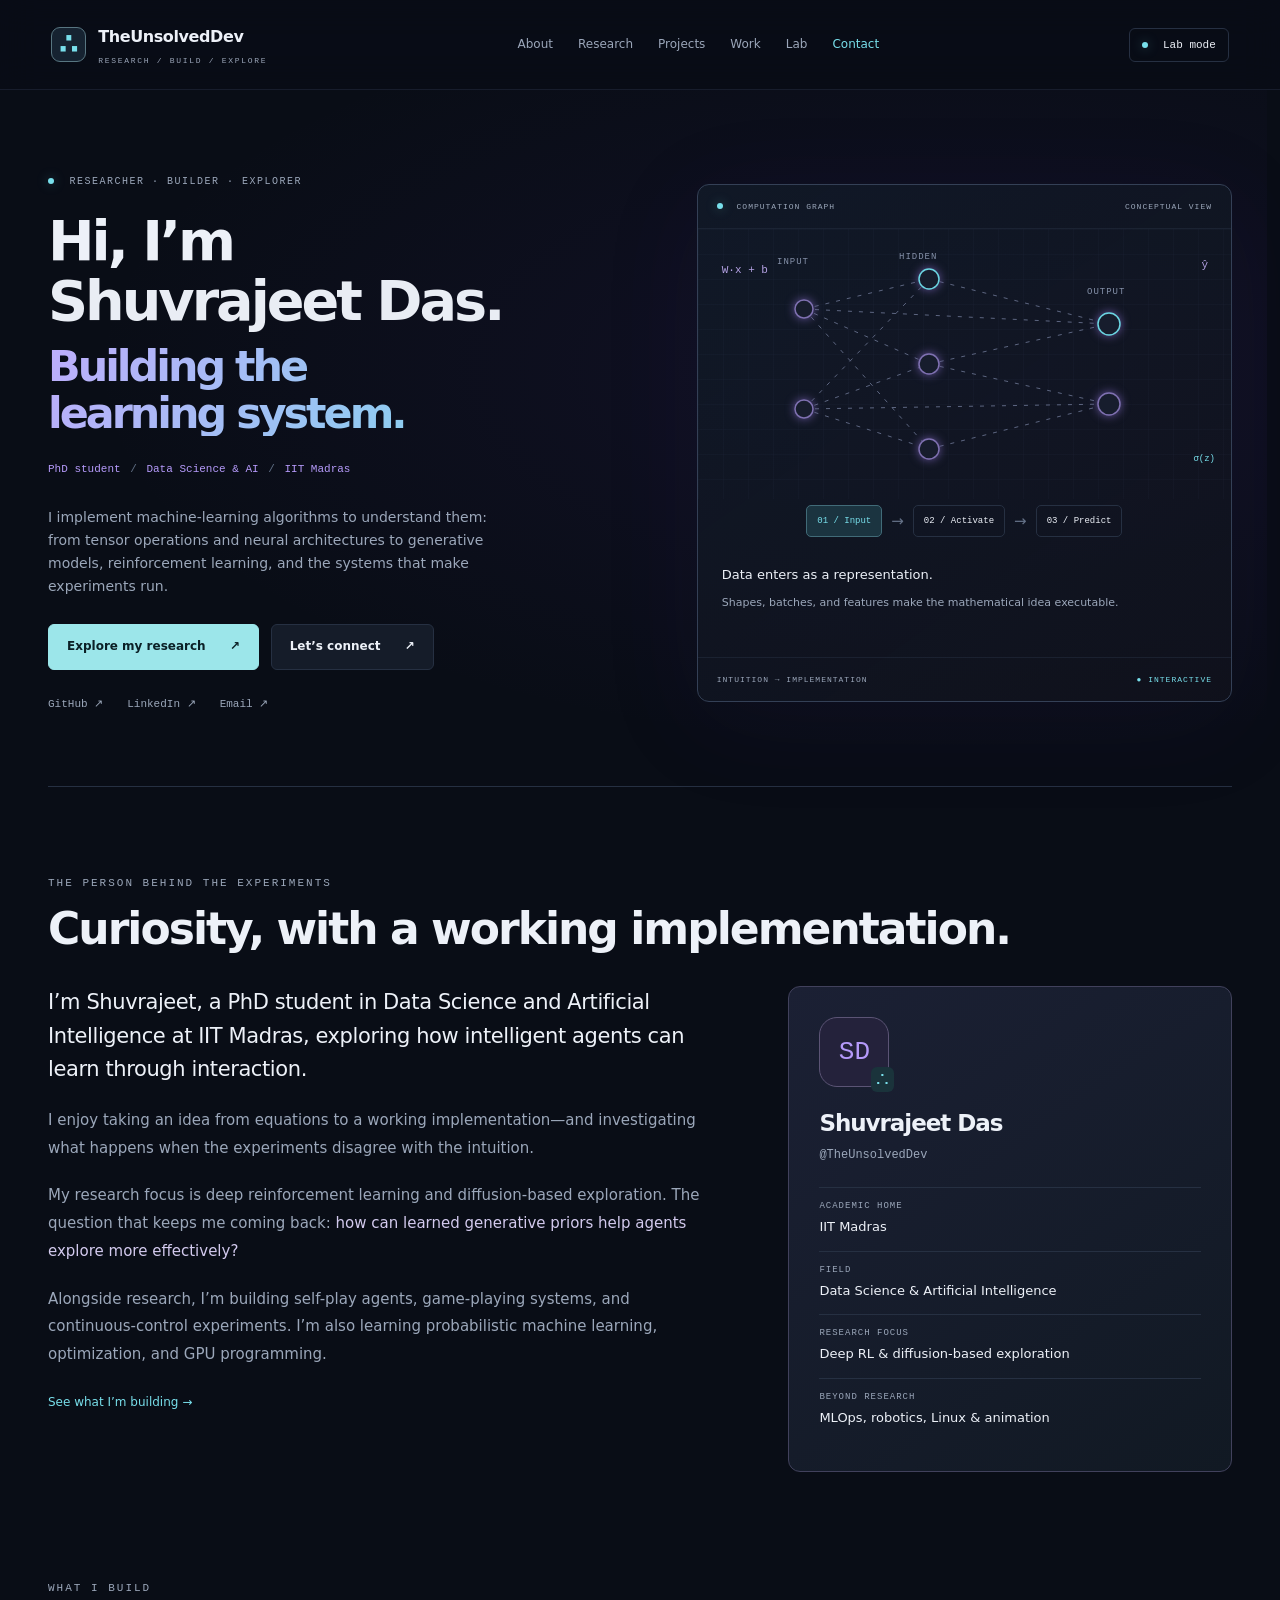
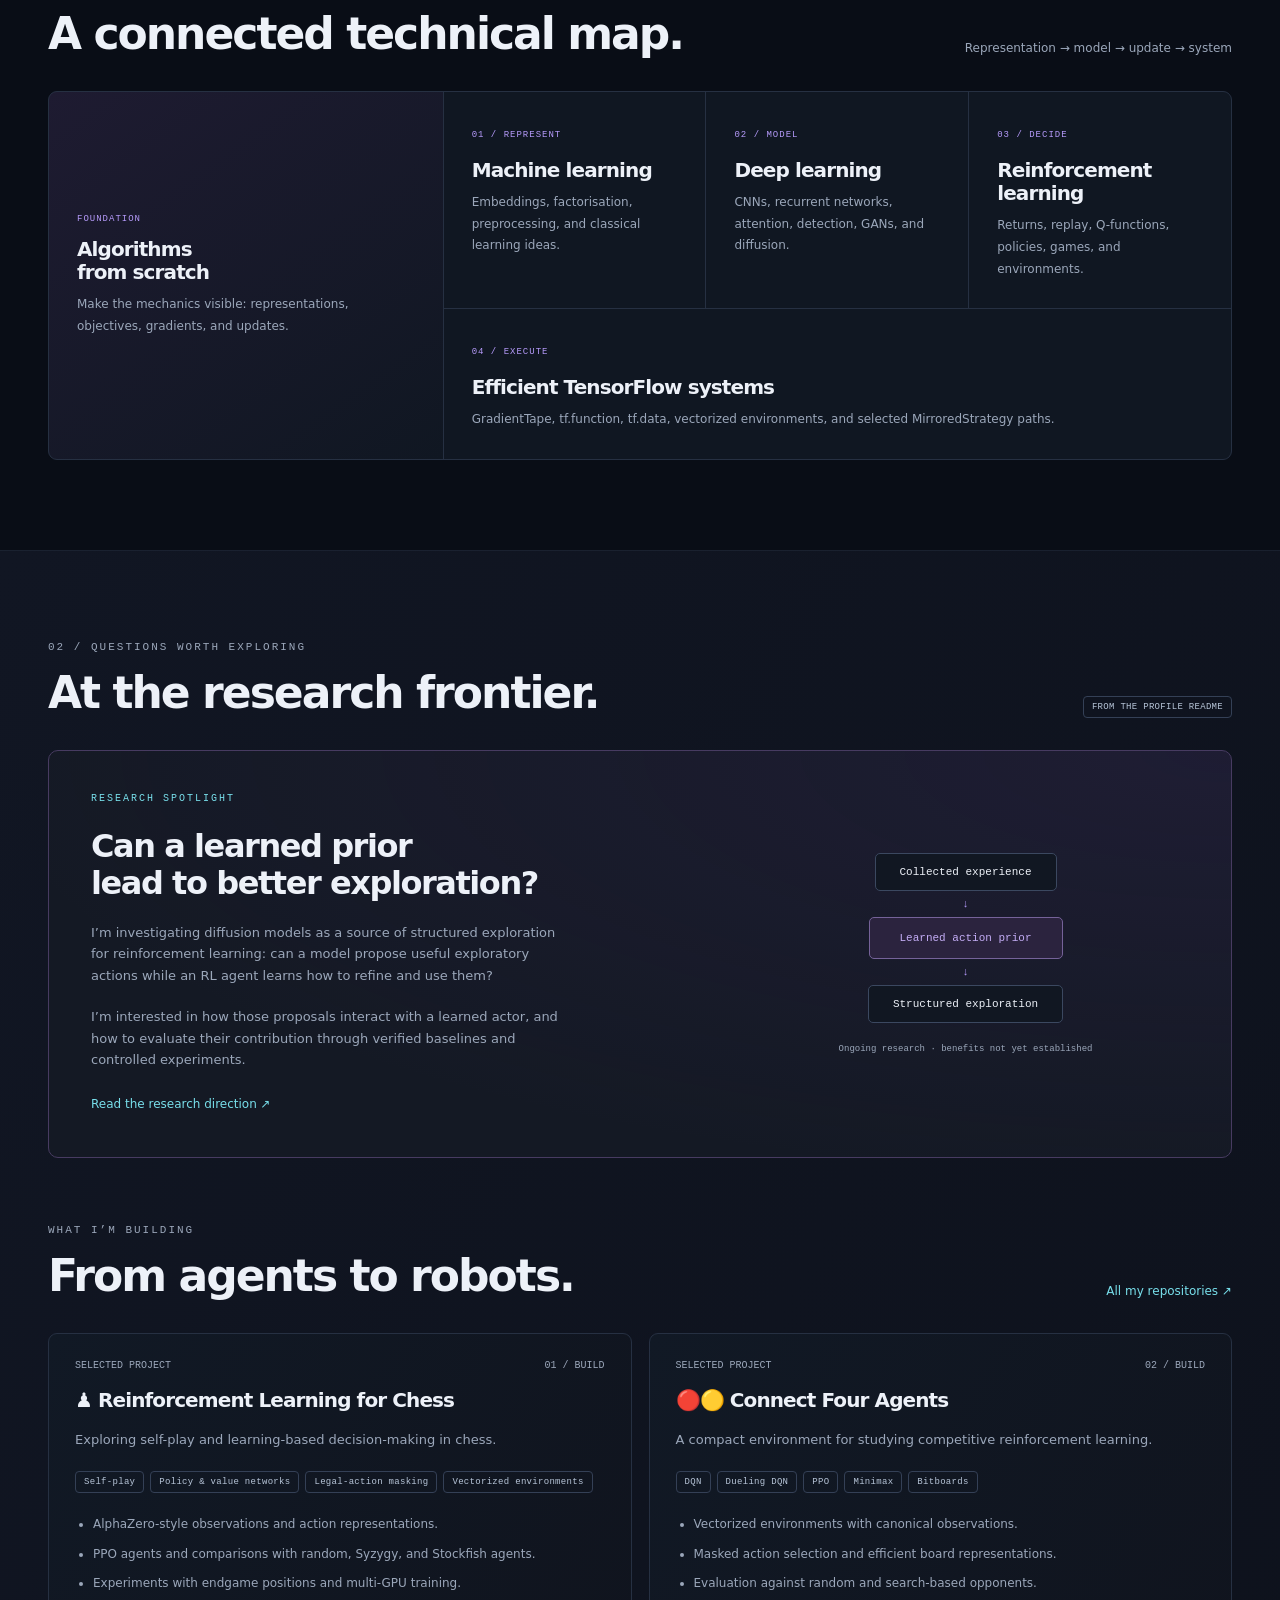
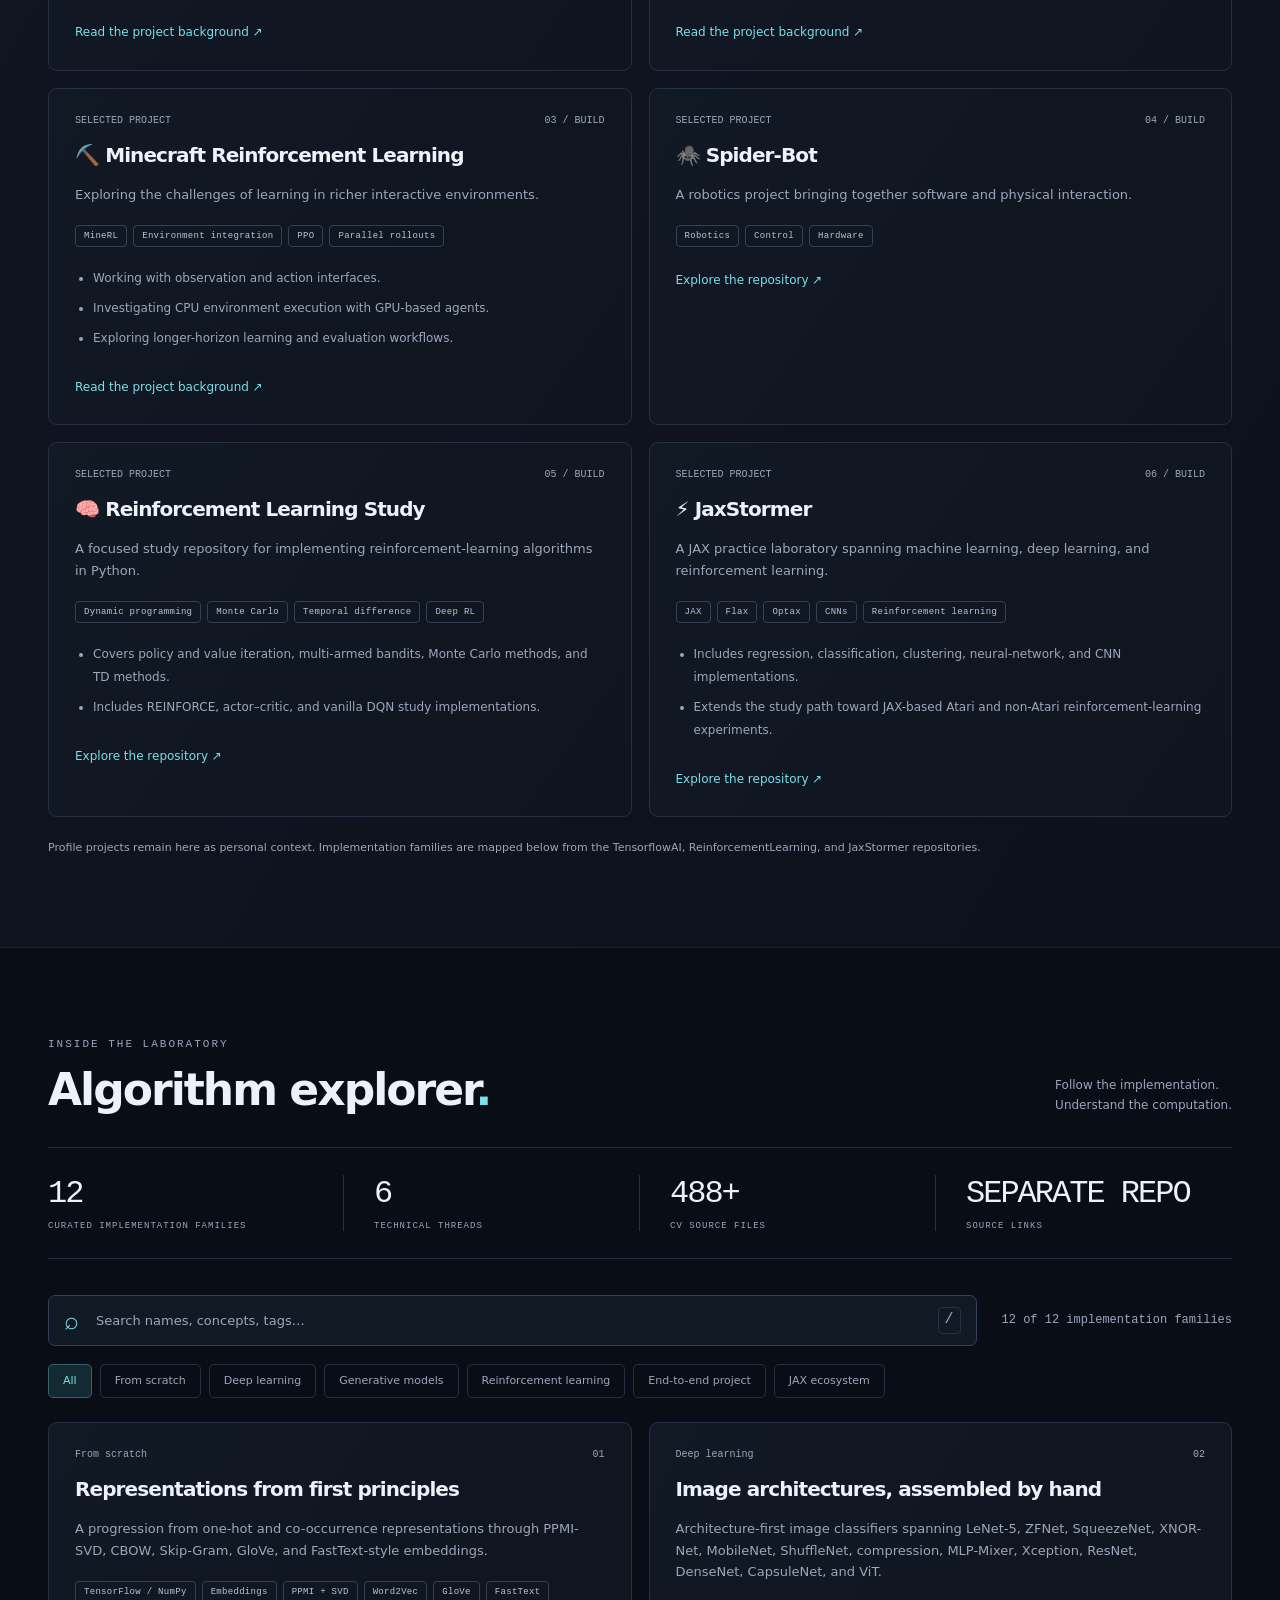
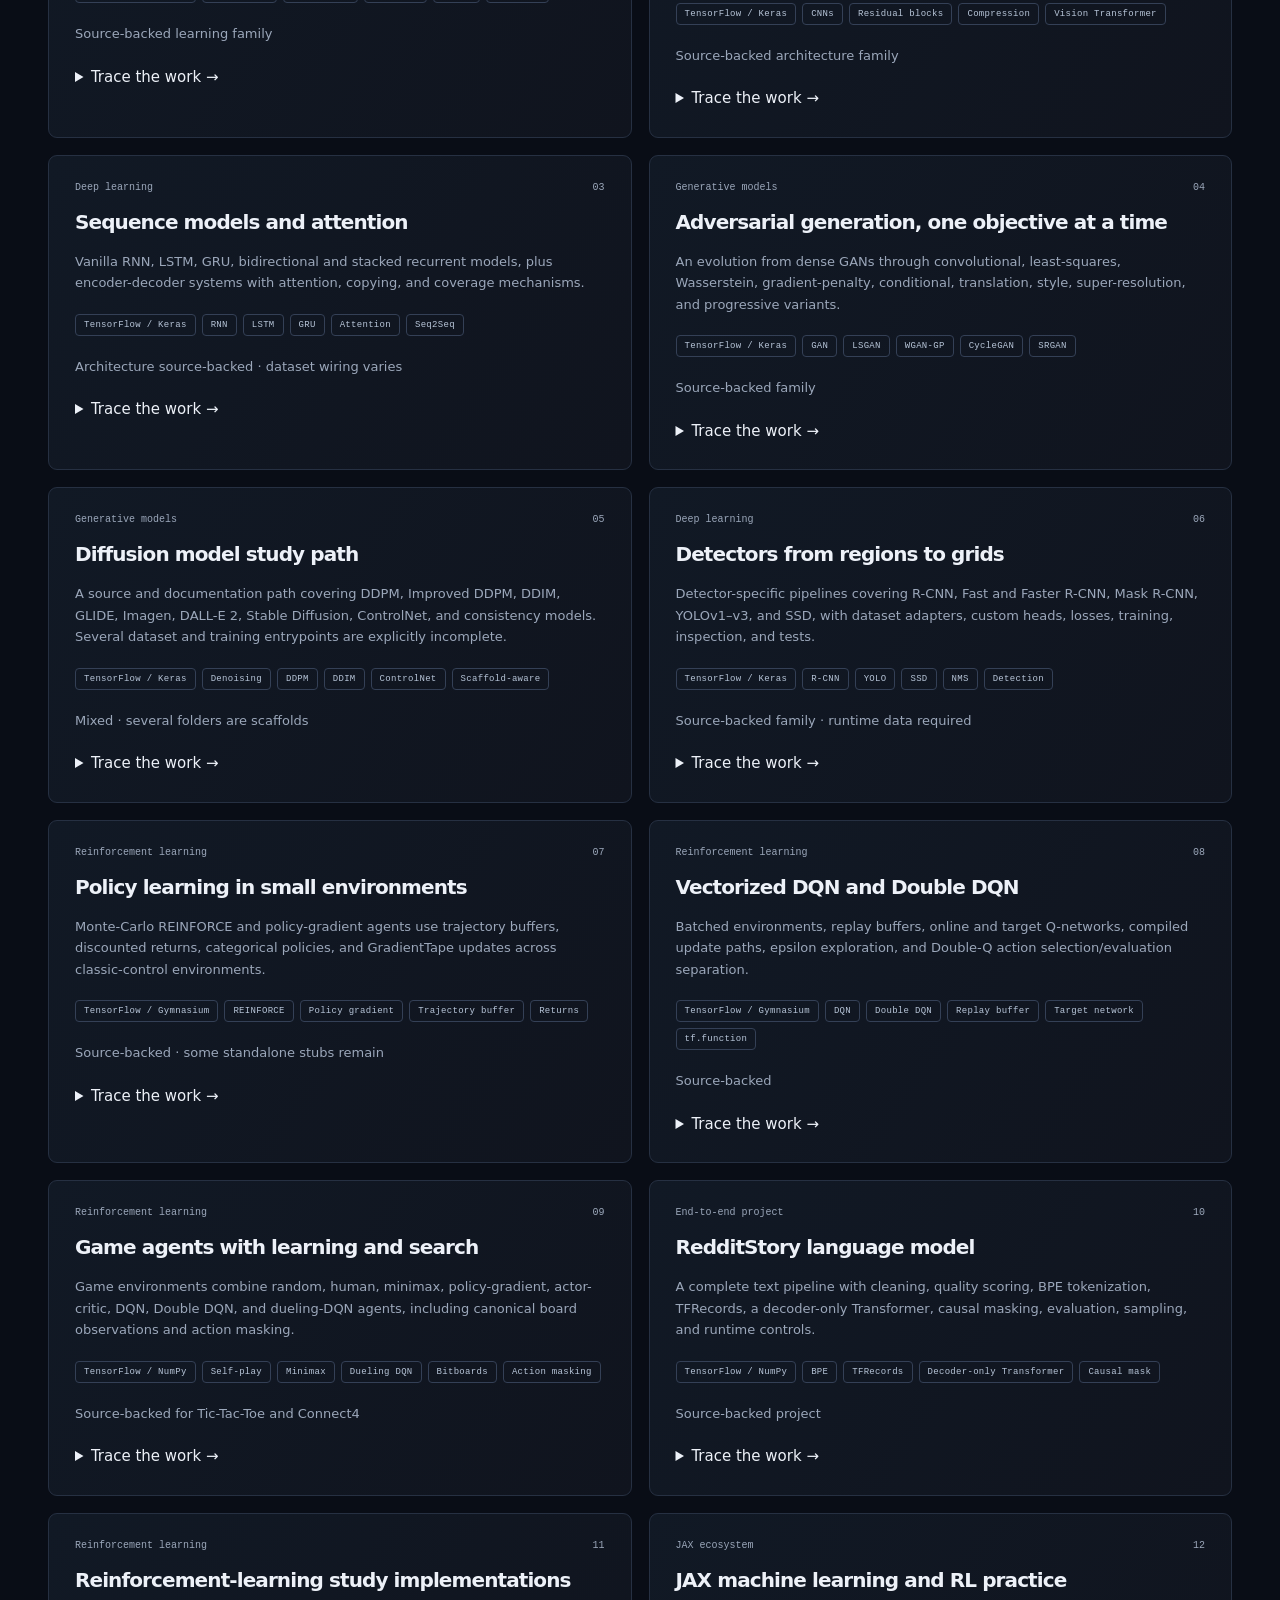
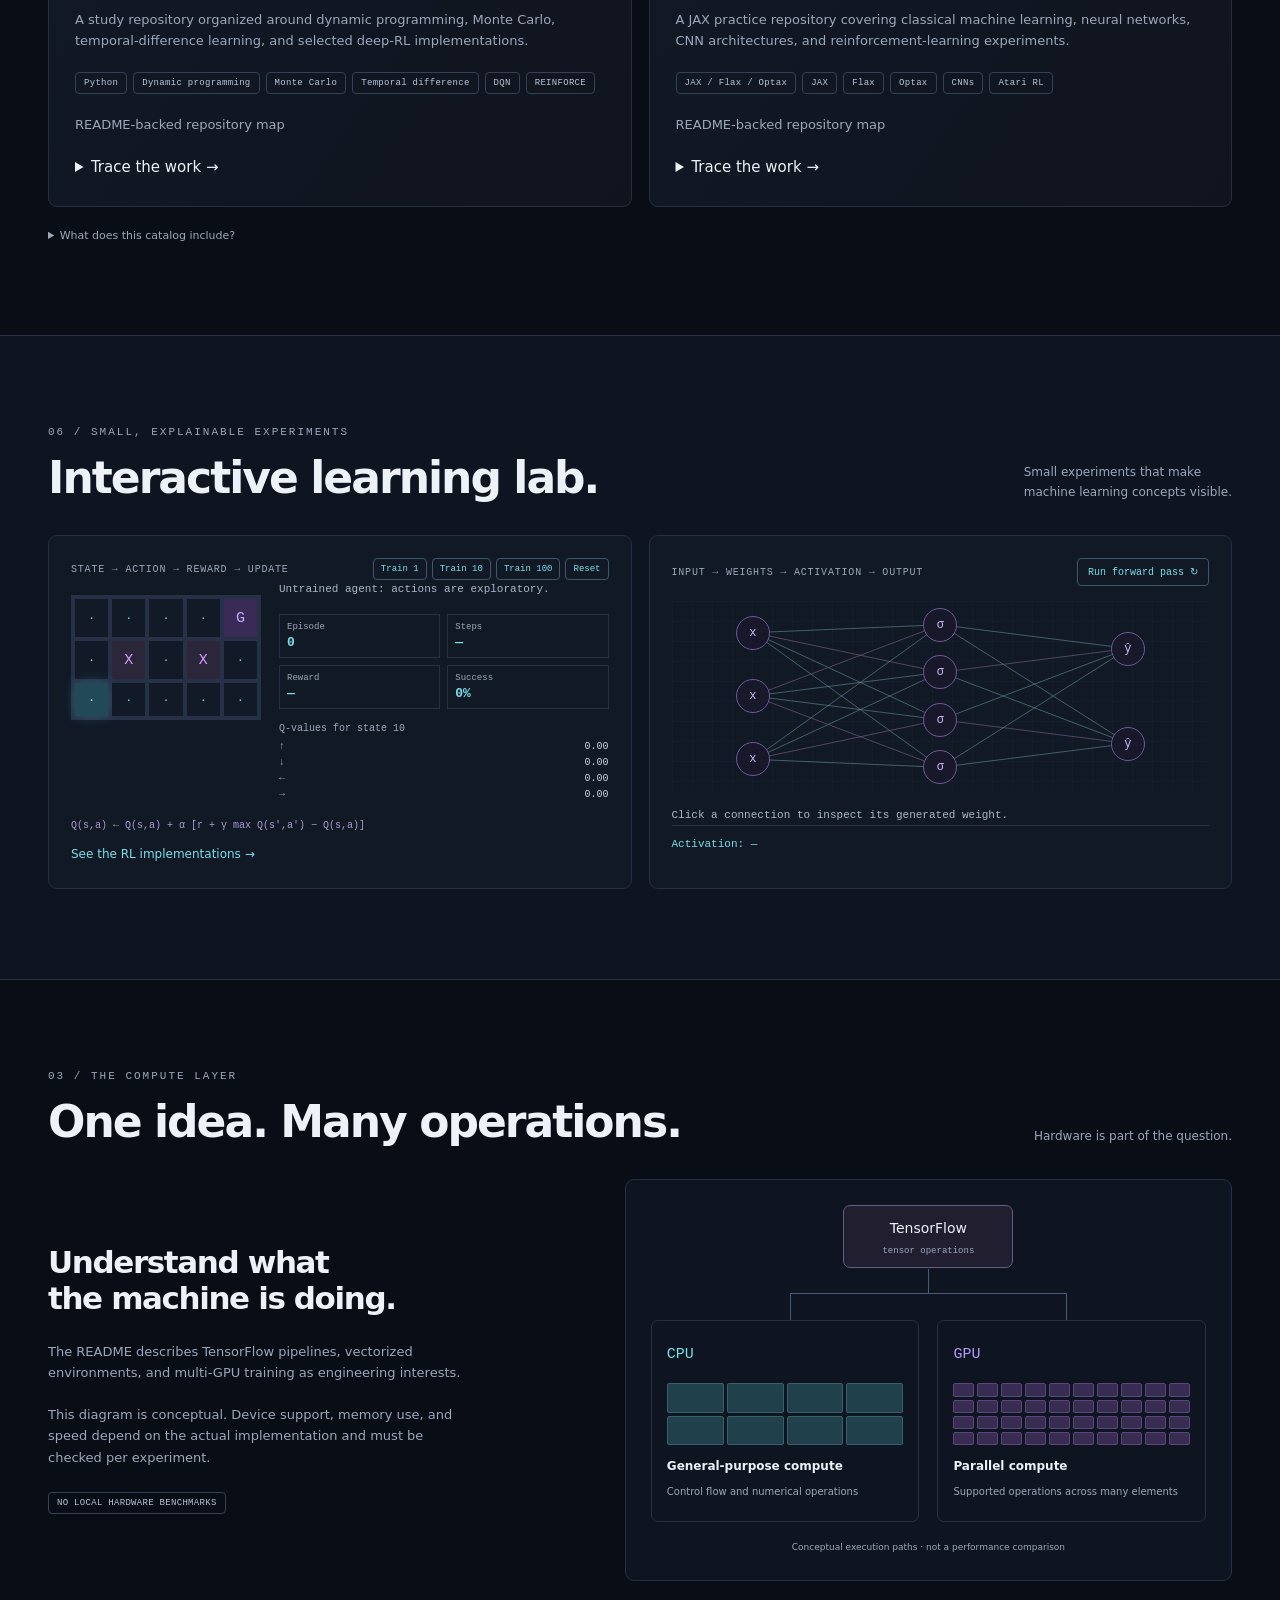
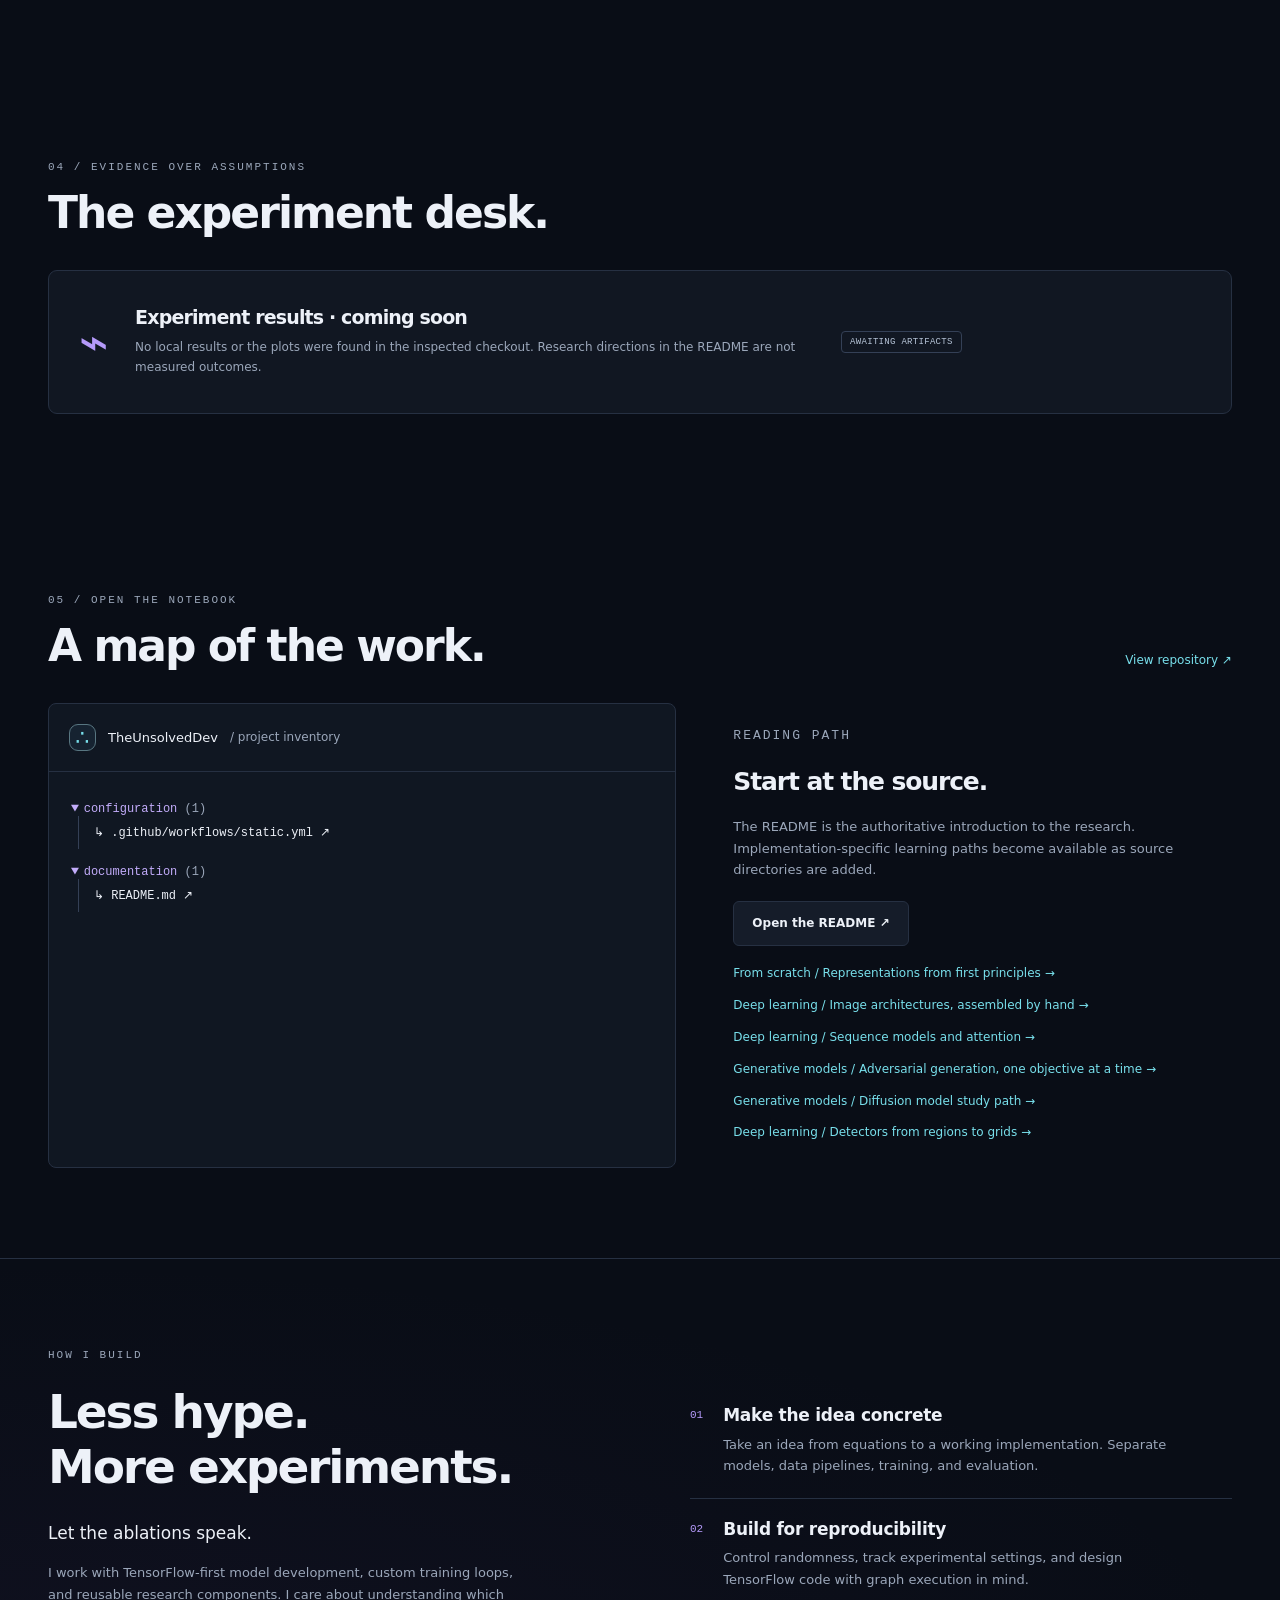
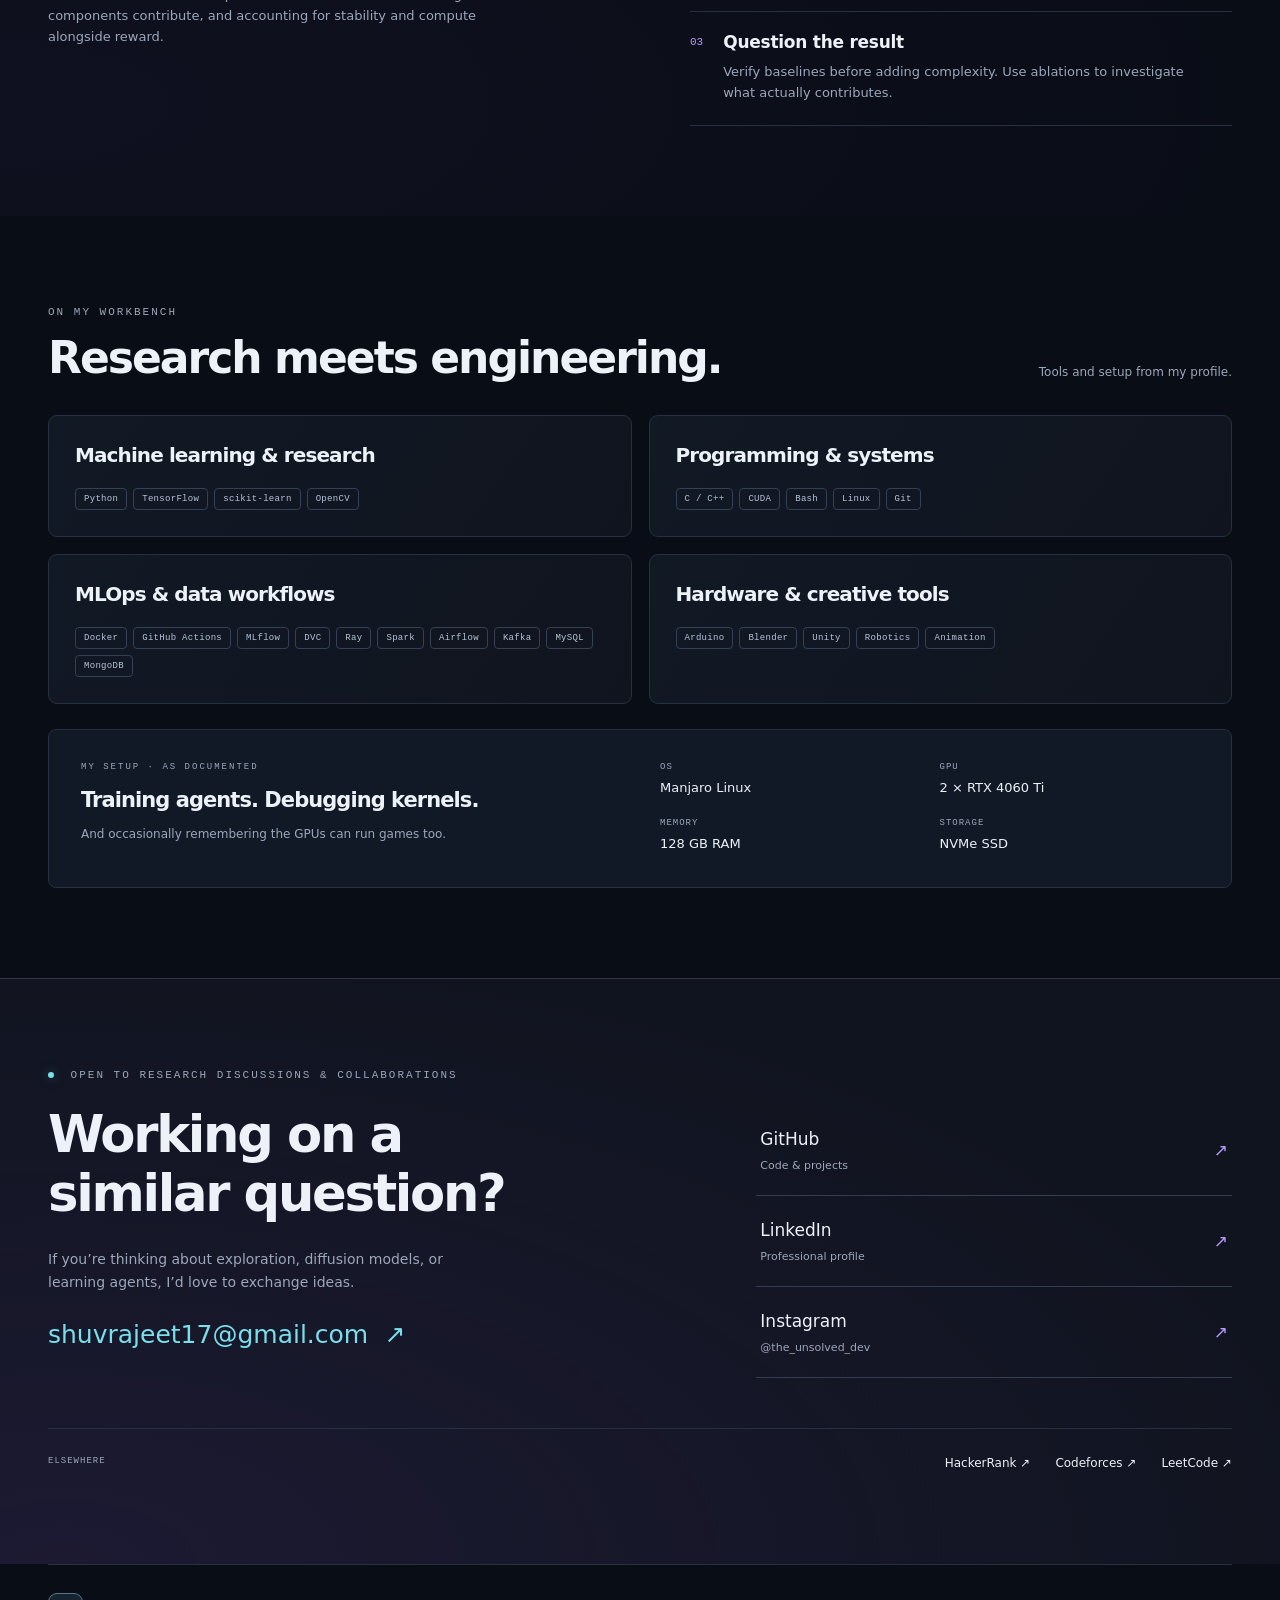
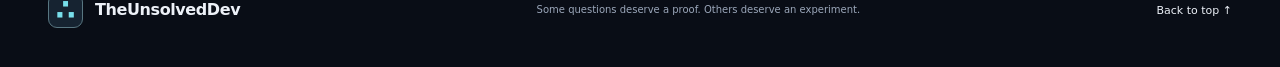
<file: website/index.html>
<!doctype html>
<html lang="en">
<head>
  <meta charset="utf-8"><meta name="viewport" content="width=device-width, initial-scale=1">
  <meta name="description" content="Shuvrajeet Das — PhD student in Data Science and AI at IIT Madras. Exploring reinforcement learning, diffusion models, intelligent agents, and efficient learning systems.">
  <meta name="theme-color" content="#090d16"><title>Shuvrajeet Das — Research, Build, Explore</title>
  <link rel="icon" href="assets/mark.svg" type="image/svg+xml"><link rel="stylesheet" href="css/style.css"><link rel="stylesheet" href="css/personal.css">
  <script src="js/main.js" defer></script>
</head>
<body id="top">
<a class="skip" href="#main">Skip to content</a>
<header class="site-header"><a class="brand" href="index.html"><span class="brand-mark">∴</span><span>TheUnsolvedDev<span class="brand-sub">RESEARCH / BUILD / EXPLORE</span></span></a>
  <button class="menu-toggle" aria-controls="navigation" aria-expanded="false">Menu <span>☰</span></button>
  <nav id="navigation" aria-label="Main navigation"><a href="#about">About</a><a href="#research">Research</a><a href="#projects">Projects</a><a href="#explorer">Work</a><a href="#lab">Lab</a><a href="#contact">Contact</a></nav>
  <button class="lab-toggle" aria-pressed="false"><span class="dot"></span> Lab mode</button>
</header>
<main id="main">
<section class="hero shell" aria-labelledby="hero-title">
  <div class="hero-copy"><p class="eyebrow"><span class="dot"></span> RESEARCHER · BUILDER · EXPLORER</p>
    <h1 id="hero-title">Hi, I’m<br><span class="outline">Shuvrajeet Das.</span><span class="gradient-text">Building the<br>learning system.</span></h1>
    <p class="hero-role">PhD student <span> / </span> Data Science & AI <span> / </span> IIT Madras</p>
    <p class="hero-description">I implement machine-learning algorithms to understand them: from tensor operations and neural architectures to generative models, reinforcement learning, and the systems that make experiments run.</p>
    <div class="actions"><a class="button primary" href="#research">Explore my research <span>↗</span></a><a class="button secondary" href="#contact">Let’s connect <span>↗</span></a></div>
    <div class="hero-socials" aria-label="Personal profiles"><a href="https://github.com/TheUnsolvedDev">GitHub ↗</a><a href="https://linkedin.com/in/shuvrajeet-das-786408185">LinkedIn ↗</a><a href="mailto:shuvrajeet17@gmail.com">Email ↗</a></div>
  </div>
  <div class="tensor-panel" aria-label="Interactive neural computation graph">
    <div class="panel-top"><span><span class="dot"></span> COMPUTATION GRAPH</span><span>CONCEPTUAL VIEW</span></div>
    <div class="tensor-scene neural-scene" aria-hidden="true"><svg viewBox="0 0 430 270" role="presentation"><g class="network-edges"><path d="M55 80L180 50M55 80L180 135M55 80L180 220M55 180L180 50M55 180L180 135M55 180L180 220M180 50L360 95M180 135L360 95M180 135L360 175M180 220L360 175"/><path d="M55 80L360 95M55 180L360 175"/></g><g class="network-nodes"><circle cx="55" cy="80" r="9"/><circle cx="55" cy="180" r="9"/><circle cx="180" cy="50" r="10"/><circle cx="180" cy="135" r="10"/><circle cx="180" cy="220" r="10"/><circle cx="360" cy="95" r="11"/><circle cx="360" cy="175" r="11"/></g><g class="network-labels"><text x="28" y="35">INPUT</text><text x="150" y="30">HIDDEN</text><text x="338" y="65">OUTPUT</text></g></svg><span class="annotation a-one">W·x + b</span><span class="annotation a-two">σ(z)</span><span class="annotation a-three">ŷ</span></div>
    <div class="flow-controls" aria-label="Explore neural computation stages"><button class="selected" aria-pressed="true" data-stage="0">01 / Input</button><span>→</span><button aria-pressed="false" data-stage="1">02 / Activate</button><span>→</span><button aria-pressed="false" data-stage="2">03 / Predict</button></div>
    <div class="stage-caption" aria-live="polite"><span id="stage-name">Data enters as a representation.</span><p id="stage-description">Shapes, batches, and features make the mathematical idea executable.</p></div>
    <div class="panel-bottom"><span>INTUITION → IMPLEMENTATION</span><span class="cyan">● INTERACTIVE</span></div>
  </div>
</section>
<section class="section shell personal-about" id="about" aria-labelledby="about-title"><div class="section-heading"><div><p class="eyebrow">THE PERSON BEHIND THE EXPERIMENTS</p><h2 id="about-title">Curiosity, with a working implementation.</h2></div></div><div class="bio-layout"><div class="bio-copy"><p class="lead">I’m Shuvrajeet, a PhD student in Data Science and Artificial Intelligence at IIT Madras, exploring how intelligent agents can learn through interaction.</p><p>I enjoy taking an idea from equations to a working implementation—and investigating what happens when the experiments disagree with the intuition.</p><p>My research focus is deep reinforcement learning and diffusion-based exploration. The question that keeps me coming back: <strong>how can learned generative priors help agents explore more effectively?</strong></p><p>Alongside research, I’m building self-play agents, game-playing systems, and continuous-control experiments. I’m also learning probabilistic machine learning, optimization, and GPU programming.</p><a class="text-link" href="#projects">See what I’m building →</a></div><aside class="personal-card" aria-label="Profile at a glance"><div class="monogram" aria-hidden="true">SD<span>∴</span></div><h3>Shuvrajeet Das</h3><p class="mono small">@TheUnsolvedDev</p><dl><div><dt>Academic home</dt><dd>IIT Madras</dd></div><div><dt>Field</dt><dd>Data Science & Artificial Intelligence</dd></div><div><dt>Research focus</dt><dd>Deep RL & diffusion-based exploration</dd></div><div><dt>Beyond research</dt><dd>MLOps, robotics, Linux & animation</dd></div></dl></aside></div></section>
<section class="section shell interests" aria-labelledby="interests-title"><div class="section-heading"><div><p class="eyebrow">WHAT I BUILD</p><h2 id="interests-title">A connected technical map.</h2></div><p>Representation → model → update → system</p></div><div class="technical-map"><article class="map-root"><span class="map-kicker">FOUNDATION</span><h3>Algorithms<br>from scratch</h3><p>Make the mechanics visible: representations, objectives, gradients, and updates.</p></article><div class="map-branch"><article><span>01 / REPRESENT</span><h3>Machine learning</h3><p>Embeddings, factorisation, preprocessing, and classical learning ideas.</p></article><article><span>02 / MODEL</span><h3>Deep learning</h3><p>CNNs, recurrent networks, attention, detection, GANs, and diffusion.</p></article><article><span>03 / DECIDE</span><h3>Reinforcement learning</h3><p>Returns, replay, Q-functions, policies, games, and environments.</p></article></div><article class="map-foot"><span>04 / EXECUTE</span><h3>Efficient TensorFlow systems</h3><p>GradientTape, tf.function, tf.data, vectorized environments, and selected MirroredStrategy paths.</p></article></div></section>
<section class="section research-section" id="research"><div class="shell"><div class="section-heading"><div><p class="eyebrow">02 / QUESTIONS WORTH EXPLORING</p><h2>At the research frontier.</h2></div><span class="pill">FROM THE PROFILE README</span></div>
  <article class="spotlight"><div><p class="eyebrow cyan">RESEARCH SPOTLIGHT</p><h3>Can a learned prior<br>lead to better exploration?</h3><p>I’m investigating diffusion models as a source of structured exploration for reinforcement learning: can a model propose useful exploratory actions while an RL agent learns how to refine and use them?</p><p>I’m interested in how those proposals interact with a learned actor, and how to evaluate their contribution through verified baselines and controlled experiments.</p><a class="text-link" href="https://github.com/TheUnsolvedDev/TheUnsolvedDev#-research-spotlight--diffusion-as-an-exploration-prior">Read the research direction ↗</a></div><div class="prior-visual" aria-label="Conceptual flow: experience, action prior, exploration"><span>Collected experience</span><i>↓</i><strong>Learned action prior</strong><i>↓</i><span>Structured exploration</span><small>Ongoing research · benefits not yet established</small></div></article>
  <section class="projects-block" id="projects" aria-labelledby="projects-title"><div class="section-heading"><div><p class="eyebrow">WHAT I’M BUILDING</p><h2 id="projects-title">From agents to robots.</h2></div><a class="text-link" href="https://github.com/TheUnsolvedDev?tab=repositories">All my repositories ↗</a></div><div id="research-grid" class="card-grid"></div><p class="section-note">Profile projects remain here as personal context. Implementation families are mapped below from the TensorflowAI, ReinforcementLearning, and JaxStormer repositories.</p></section>
</div></section>
<section class="section shell" id="explorer"><div class="section-heading"><div><p class="eyebrow">INSIDE THE LABORATORY</p><h2>Algorithm explorer<span class="cyan">.</span></h2></div><p>Follow the implementation.<br>Understand the computation.</p></div>
  <div class="stats" id="stats" aria-label="Repository statistics"><p>Reading repository inventory…</p></div>
  <div class="explorer-toolbar"><label class="search"><span aria-hidden="true">⌕</span><input id="search" type="search" placeholder="Search names, concepts, tags…" aria-label="Search algorithms"><kbd>/</kbd></label><span class="small mono" id="result-count" role="status">Loading…</span></div>
  <div class="filters" id="filters" aria-label="Filter by category"></div><div id="algorithm-grid" class="card-grid"></div>
  <details class="inventory-note"><summary>What does this catalog include?</summary><p id="methodology"></p><p>Research projects mentioned in my profile are shown separately above. They are not counted as local implementations.</p></details>
</section>
<section class="section lab-section" id="lab" aria-labelledby="lab-title"><div class="shell"><div class="section-heading"><div><p class="eyebrow">06 / SMALL, EXPLAINABLE EXPERIMENTS</p><h2 id="lab-title">Interactive learning lab.</h2></div><p>Small experiments that make<br>machine learning concepts visible.</p></div><div class="lab-grid"><article class="lab-card"><div class="lab-card-head"><span>STATE → ACTION → REWARD → UPDATE</span><div class="lab-actions"><button class="lab-run" data-lab="train1">Train 1</button><button class="lab-run" data-lab="train10">Train 10</button><button class="lab-run" data-lab="train100">Train 100</button><button class="lab-run" data-lab="reset-rl">Reset</button></div></div><div class="q-layout"><div class="q-grid" id="q-grid" aria-label="Q-learning grid world"></div><div class="q-info"><p class="lab-status" id="rl-status" aria-live="polite">Untrained agent: actions are exploratory.</p><div class="q-metrics"><span>Episode <b id="rl-episode">0</b></span><span>Steps <b id="rl-steps">—</b></span><span>Reward <b id="rl-reward">—</b></span><span>Success <b id="rl-success">0%</b></span></div><div class="q-table" id="q-table"><span>Q-values for the current state</span></div></div></div><p class="lab-formula">Q(s,a) ← Q(s,a) + α [r + γ max Q(s′,a′) − Q(s,a)]</p><a class="text-link" href="https://github.com/TheUnsolvedDev/TensorflowAI/tree/main/ReinforcementLearning">See the RL implementations →</a></article><article class="lab-card"><div class="lab-card-head"><span>INPUT → WEIGHTS → ACTIVATION → OUTPUT</span><button class="lab-run" data-lab="network">Run forward pass ↻</button></div><div class="mini-network" id="mini-network" aria-label="Interactive three-layer neural network"><div class="network-layer inputs"></div><div class="network-layer hidden"></div><div class="network-layer outputs"></div><div class="network-edges" id="network-edges"></div></div><p class="lab-status" id="network-status" aria-live="polite">Click a connection to inspect its generated weight.</p><div class="activation-readout" id="activation-readout">Activation: —</div></article></div></div></section>
<section class="section shell" id="hardware"><div class="section-heading"><div><p class="eyebrow">03 / THE COMPUTE LAYER</p><h2>One idea. Many operations.</h2></div><p>Hardware is part of the question.</p></div>
  <div class="hardware-layout"><div class="hardware-copy"><h3>Understand what<br>the machine is doing.</h3><p>The README describes TensorFlow pipelines, vectorized environments, and multi-GPU training as engineering interests.</p><p>This diagram is conceptual. Device support, memory use, and speed depend on the actual implementation and must be checked per experiment.</p><span class="pill">NO LOCAL HARDWARE BENCHMARKS</span></div><div class="hardware-diagram"><div class="tf-node">TensorFlow <span>tensor operations</span></div><div class="branch-line"></div><div class="device-grid"><div class="device"><span class="mono cyan">CPU</span><div class="cores cpu-cores" aria-hidden="true"></div><h4>General-purpose compute</h4><p>Control flow and numerical operations</p></div><div class="device"><span class="mono purple">GPU</span><div class="cores gpu-cores" aria-hidden="true"></div><h4>Parallel compute</h4><p>Supported operations across many elements</p></div></div><p class="small centered">Conceptual execution paths · not a performance comparison</p></div></div>
</section>
<section class="section shell" id="experiments"><div class="section-heading"><div><p class="eyebrow">04 / EVIDENCE OVER ASSUMPTIONS</p><h2>The experiment desk.</h2></div></div><div class="experiment-empty"><span class="experiment-icon" aria-hidden="true">⌁</span><div><h3>Experiment results · coming soon</h3><p>No local results or the plots were found in the inspected checkout. Research directions in the README are not measured outcomes.</p></div><span class="pill">AWAITING ARTIFACTS</span></div><div id="artifact-list"></div></section>
<section class="section shell" id="repository"><div class="section-heading"><div><p class="eyebrow">05 / OPEN THE NOTEBOOK</p><h2>A map of the work.</h2></div><a class="text-link" href="https://github.com/TheUnsolvedDev/TheUnsolvedDev">View repository ↗</a></div><div class="repository-layout"><div class="repo-map"><div class="repo-root"><span class="brand-mark">∴</span> TheUnsolvedDev <span class="small">/ project inventory</span></div><div id="repo-tree"></div></div><div class="learning-path"><p class="eyebrow">READING PATH</p><h3>Start at the source.</h3><p>The README is the authoritative introduction to the research. Implementation-specific learning paths become available as source directories are added.</p><a class="button secondary" href="https://github.com/TheUnsolvedDev/TheUnsolvedDev/blob/main/README.md">Open the README ↗</a><div id="learning-links"></div></div></div></section>
<section class="section about-section" id="approach"><div class="shell"><p class="eyebrow">HOW I BUILD</p><div class="about-layout"><div><h2>Less hype.<br>More experiments.</h2><p class="about-person">Let the ablations speak.</p><p>I work with TensorFlow-first model development, custom training loops, and reusable research components. I care about understanding which components contribute, and accounting for stability and compute alongside reward.</p></div><div class="principles"><article><span>01</span><div><h3>Make the idea concrete</h3><p>Take an idea from equations to a working implementation. Separate models, data pipelines, training, and evaluation.</p></div></article><article><span>02</span><div><h3>Build for reproducibility</h3><p>Control randomness, track experimental settings, and design TensorFlow code with graph execution in mind.</p></div></article><article><span>03</span><div><h3>Question the result</h3><p>Verify baselines before adding complexity. Use ablations to investigate what actually contributes.</p></div></article></div></div></div></section>
<section class="section shell" id="toolkit"><div class="section-heading"><div><p class="eyebrow">ON MY WORKBENCH</p><h2>Research meets engineering.</h2></div><p>Tools and setup from my profile.</p></div><div class="toolkit-grid"><article class="card"><h3>Machine learning & research</h3><div class="tags"><span class="tag">Python</span><span class="tag">TensorFlow</span><span class="tag">scikit-learn</span><span class="tag">OpenCV</span></div></article><article class="card"><h3>Programming & systems</h3><div class="tags"><span class="tag">C / C++</span><span class="tag">CUDA</span><span class="tag">Bash</span><span class="tag">Linux</span><span class="tag">Git</span></div></article><article class="card"><h3>MLOps & data workflows</h3><div class="tags"><span class="tag">Docker</span><span class="tag">GitHub Actions</span><span class="tag">MLflow</span><span class="tag">DVC</span><span class="tag">Ray</span><span class="tag">Spark</span><span class="tag">Airflow</span><span class="tag">Kafka</span><span class="tag">MySQL</span><span class="tag">MongoDB</span></div></article><article class="card"><h3>Hardware & creative tools</h3><div class="tags"><span class="tag">Arduino</span><span class="tag">Blender</span><span class="tag">Unity</span><span class="tag">Robotics</span><span class="tag">Animation</span></div></article></div><div class="setup-strip"><div><p class="eyebrow">MY SETUP · AS DOCUMENTED</p><h3>Training agents. Debugging kernels.</h3><p>And occasionally remembering the GPUs can run games too.</p></div><dl><div><dt>OS</dt><dd>Manjaro Linux</dd></div><div><dt>GPU</dt><dd>2 × RTX 4060 Ti</dd></div><div><dt>Memory</dt><dd>128 GB RAM</dd></div><div><dt>Storage</dt><dd>NVMe SSD</dd></div></dl></div></section>
<section class="section contact-section" id="contact"><div class="shell"><p class="eyebrow"><span class="dot"></span> OPEN TO RESEARCH DISCUSSIONS & COLLABORATIONS</p><div class="contact-layout"><div><h2>Working on a<br>similar question?</h2><p>If you’re thinking about exploration, diffusion models, or learning agents, I’d love to exchange ideas.</p><a class="contact-email" href="mailto:shuvrajeet17@gmail.com">shuvrajeet17@gmail.com <span>↗</span></a></div><div class="contact-links"><a href="https://github.com/TheUnsolvedDev"><span>GitHub <small>Code & projects</small></span><span>↗</span></a><a href="https://linkedin.com/in/shuvrajeet-das-786408185"><span>LinkedIn <small>Professional profile</small></span><span>↗</span></a><a href="https://instagram.com/the_unsolved_dev"><span>Instagram <small>@the_unsolved_dev</small></span><span>↗</span></a></div></div><div class="coding-profiles"><span class="small mono">ELSEWHERE</span><a href="https://www.hackerrank.com/shuvrajeet">HackerRank ↗</a><a href="https://codeforces.com/profile/shuvrajeet17">Codeforces ↗</a><a href="https://www.leetcode.com/shuvrajeet">LeetCode ↗</a></div></div></section>
</main>
<footer class="shell"><a class="brand" href="#top"><span class="brand-mark">∴</span>TheUnsolvedDev</a><p>Some questions deserve a proof. Others deserve an experiment.</p><a href="#top">Back to top ↑</a></footer>
<noscript><p class="shell notice">JavaScript enables the explorer and repository inventory. The research overview and navigation remain available. <a href="https://github.com/TheUnsolvedDev/TheUnsolvedDev">Browse the source on GitHub.</a></p></noscript>
</body></html>
</file>
<file: website/css/style.css>
:root{color-scheme:dark;--bg:#090d16;--panel:#101722;--text:#edf1f8;--muted:#9ba7ba;--border:#263042;--cyan:#78dfeb;--purple:#b59afa;--mono:ui-monospace,SFMono-Regular,Consolas,monospace}
*{box-sizing:border-box}html{scroll-behavior:smooth;scroll-padding-top:100px}body{margin:0;background:var(--bg);color:var(--text);font-family:Inter,ui-sans-serif,system-ui,-apple-system,BlinkMacSystemFont,"Segoe UI",sans-serif;font-size:15px;line-height:1.65}a{color:inherit;text-decoration:none}button,input{font:inherit}button{cursor:pointer;color:inherit}button,a,input,summary{outline-offset:5px}a:focus-visible,button:focus-visible,input:focus-visible,summary:focus-visible{outline:2px solid var(--cyan)}button{background:none;border:1px solid var(--border)}button:hover,a.button:hover{border-color:var(--cyan)}p{color:var(--muted);margin:0 0 20px}h1,h2,h3,h4{line-height:1.16;letter-spacing:-.045em;margin:0}h2{font-size:clamp(30px,3.5vw,44px);font-weight:600}h3{font-size:25px;font-weight:550}h4{font-size:17px;letter-spacing:-.02em}small,.small{font-size:12px;color:var(--muted)}.shell{width:min(1240px,calc(100% - 96px));margin-inline:auto}.section{padding-block:90px;scroll-margin-top:10px}.eyebrow{font:11px var(--mono);letter-spacing:2px;color:var(--muted);margin-bottom:24px}.cyan{color:var(--cyan)}.purple{color:var(--purple)}.mono{font-family:var(--mono)}.dot{display:inline-block;width:6px;height:6px;background:var(--cyan);border-radius:50%;box-shadow:0 0 12px #78dfeb60;margin-right:8px}.site-header{min-height:90px;padding:18px 4%;display:flex;align-items:center;justify-content:space-between;gap:24px;position:sticky;top:0;z-index:20;background:#090d16e8;border-bottom:1px solid #26304280;backdrop-filter:blur(18px)}.site-header.scrolled{background:#101722f5}.brand{display:flex;gap:12px;align-items:center;font-size:16px;font-weight:650;letter-spacing:-.4px}.brand-mark{display:inline-grid;place-items:center;width:35px;height:35px;border:1px solid #587681;border-radius:9px;color:var(--cyan);font-size:29px;line-height:1;background:#162331}.brand-sub{display:block;font:8px var(--mono);letter-spacing:1.7px;color:var(--muted);margin-top:5px}.site-header nav{display:flex;gap:25px;font-size:12px;color:var(--muted)}nav a:hover,nav a.active{color:var(--cyan)}.lab-toggle{font:11px var(--mono);padding:10px 12px;border-radius:6px}.lab-toggle[aria-pressed=true]{border-color:var(--purple);background:#312348}.menu-toggle{display:none}.skip{position:fixed;top:-100px;left:10px;z-index:100;background:var(--panel);padding:12px}.skip:focus{top:10px}.hero{display:grid;grid-template-columns:1.1fr 1fr;gap:60px;align-items:center;padding-block:86px 76px;position:relative}.hero:before{content:"";position:absolute;inset:0 -35px;z-index:-1;background:radial-gradient(ellipse at 75% 40%,#5530a31c,transparent 65%)}.hero .eyebrow{font-size:10px;letter-spacing:1.5px}.version{margin-left:16px;color:#617086}h1{font-size:clamp(42px,4.35vw,65px);line-height:1.08;letter-spacing:-3px;font-weight:650}.outline{color:#e9edf4}.gradient-text{font-size:.77em;background:linear-gradient(120deg,#bdadfb,#73deea);background-clip:text;-webkit-background-clip:text;color:transparent;display:block;margin-top:12px}.hero-description{max-width:440px;font-size:14px;margin-block:26px}.actions{display:flex;gap:12px;flex-wrap:wrap}.button{display:inline-flex;align-items:center;justify-content:center;gap:24px;padding:12px 18px;border-radius:6px;border:1px solid var(--border);font-size:12px;font-weight:600;transition:transform .2s,border-color .2s}.button:hover{transform:translateY(-2px)}.primary{background:#9ce6ea;color:#0b2026;border-color:#9ce6ea}.secondary{background:#151c29}.hero-caption{display:flex;align-items:center;gap:13px;font:9px var(--mono);letter-spacing:1px;color:var(--muted);margin-top:35px}.short-rule{width:25px;height:1px;background:var(--muted)}.tensor-panel{border:1px solid #344056;border-radius:12px;background:linear-gradient(145deg,#111b29c9,#11121dbb);box-shadow:0 20px 100px #3d1a671a;overflow:hidden}.panel-top,.panel-bottom{display:flex;justify-content:space-between;gap:12px;padding:17px 19px;font:8px var(--mono);letter-spacing:1px;color:var(--muted)}.panel-top{border-bottom:1px solid #26304280}.panel-bottom{border-top:1px solid #26304280}.tensor-scene{height:270px;position:relative;display:grid;place-items:center;overflow:hidden;perspective:700px;background-image:linear-gradient(#667c9a0a 1px,transparent 1px),linear-gradient(90deg,#667c9a0a 1px,transparent 1px);background-size:25px 25px}.tensor-cube{position:relative;width:114px;height:114px;transform-style:preserve-3d;transform:rotateX(-22deg) rotateY(35deg);animation:float 12s ease-in-out infinite}.cube-face{position:absolute;width:114px;height:114px;border:1px solid #8be9f4a0;background:linear-gradient(#87dbed30 1px,transparent 1px),linear-gradient(90deg,#87dbed30 1px,transparent 1px),#533a8422;background-size:28px 28px;box-shadow:inset 0 0 35px #8370ef15}.front{transform:translateZ(57px)}.back{transform:rotateY(180deg) translateZ(57px)}.right{transform:rotateY(90deg) translateZ(57px)}.left{transform:rotateY(-90deg) translateZ(57px)}.upper{transform:rotateX(90deg) translateZ(57px)}.lower{transform:rotateX(-90deg) translateZ(57px)}.orbit{position:absolute;width:270px;height:120px;border:1px solid #b59afa30;border-radius:50%;transform:rotate(-25deg)}.orbit:after{content:"";position:absolute;left:26px;top:18px;width:5px;height:5px;background:var(--cyan);border-radius:50%;box-shadow:0 0 18px var(--cyan)}.orbit-two{transform:rotate(35deg);width:310px;height:145px;border-color:#78dfeb20}.annotation{position:absolute;font:11px var(--mono);color:#b5a2e4}.a-one{left:24px;top:35px}.a-two{right:16px;bottom:35px;font-size:9px;color:var(--cyan)}.a-three{right:23px;top:30px}.scene-axis{position:absolute;bottom:18px;left:25px;color:#66738a;font:9px var(--mono)}.flow-controls{display:flex;justify-content:center;align-items:center;gap:9px;margin:6px 12px}.flow-controls button{border-radius:5px;font:9px var(--mono);padding:10px}.flow-controls>span{color:#647187}.flow-controls .selected{color:var(--cyan);background:#1b3440;border-color:#416b78}.stage-caption{padding:19px 24px 10px;min-height:114px}.stage-caption>span{font-size:13px}.stage-caption p{font-size:11px;margin:7px 0}.stats{border-block:1px solid var(--border);display:grid;grid-template-columns:repeat(4,1fr);padding-block:27px}.stat{padding-left:30px;border-right:1px solid var(--border)}.stat:first-child{padding-left:0}.stat:last-child{border:0}.stat strong{font:32px var(--mono);letter-spacing:-2px}.stat span{display:block;font:9px var(--mono);letter-spacing:1px;color:var(--muted);margin-top:9px}.section-heading{display:flex;align-items:end;justify-content:space-between;gap:25px;margin-bottom:32px}.section-heading .eyebrow{margin-bottom:14px}.section-heading>p{font-size:12px;margin:0}.explorer-toolbar{display:flex;gap:25px;align-items:center;margin-top:36px}.search{display:flex;gap:15px;align-items:center;flex:1;background:#111925;border:1px solid #344057;border-radius:7px;padding:11px 15px}.search>span{font-size:25px;color:var(--cyan);line-height:1}.search input{border:0;background:transparent;min-width:0;width:100%;color:var(--text);font-size:13px}.search input::placeholder{color:#9ba7ba}.search kbd{border:1px solid var(--border);padding:0 6px;border-radius:4px;color:var(--muted)}.filters{display:flex;gap:8px;flex-wrap:wrap;margin-block:18px 24px}.filters button{padding:7px 14px;border-radius:5px;font-size:11px;color:var(--muted)}.filters button[aria-pressed=true]{color:var(--cyan);background:#142a32;border-color:#3a606b}.card-grid{display:grid;grid-template-columns:repeat(2,minmax(0,1fr));gap:17px}.card{border:1px solid var(--border);background:linear-gradient(125deg,#111925,#10141e);border-radius:9px;padding:26px;transition:transform .2s,border-color .2s;min-width:0}.card:hover{transform:translateY(-3px);border-color:#5e527a}.card h3{font-size:20px;line-height:1.3;margin:16px 0}.card p{font-size:13px}.card-top{display:flex;justify-content:space-between;color:var(--muted);font:10px var(--mono)}.card .tags{margin-block:20px}.tags{display:flex;gap:6px;flex-wrap:wrap}.tag,.pill{font:9px var(--mono);letter-spacing:.3px;color:#b7c5d8;border:1px solid #344056;border-radius:4px;padding:5px 8px;display:inline-block}.text-link{font-size:12px;color:var(--cyan)}.text-link:hover{text-decoration:underline}.empty-state{grid-column:1/-1;border:1px dashed #394459;border-radius:8px;padding:40px 26px;text-align:center;background:radial-gradient(ellipse at 50% 100%,#442c6420,transparent)}.empty-symbol{font:34px var(--mono);color:#9a88c8;margin-bottom:12px}.empty-state h3{font-size:20px;margin-bottom:14px}.empty-state p{max-width:590px;margin:0 auto 16px;font-size:13px}.inventory-note{font-size:11px;color:var(--muted);margin-top:20px}.inventory-note summary{cursor:pointer}.inventory-note p{margin:14px 0;max-width:900px}.research-section{background:linear-gradient(120deg,#111623,#0d111b);border-block:1px solid #26304280}.spotlight{display:grid;grid-template-columns:1.3fr 1fr;gap:70px;border:1px solid #473b61;border-radius:10px;background:radial-gradient(ellipse at 100% 0,#4b2e7630,transparent 75%),#141924;padding:42px;margin-bottom:24px}.spotlight h3{font-size:32px;margin-bottom:20px}.spotlight p{font-size:13px;max-width:480px}.spotlight .eyebrow{font-size:10px}.prior-visual{display:flex;flex-direction:column;align-items:center;justify-content:center;gap:7px;font:11px var(--mono)}.prior-visual span{border:1px solid #3b4860;padding:12px 24px;border-radius:5px;background:#111722}.prior-visual strong{border:1px solid #756299;background:#2b233e;color:#c4adf6;padding:14px 30px;border-radius:5px;font-weight:400}.prior-visual i{font-style:normal;color:var(--purple)}.prior-visual small{font-size:9px;text-align:center;margin-top:14px}.section-note{font-size:11px;margin-top:22px;margin-bottom:0}.hardware-layout{display:grid;grid-template-columns:.9fr 1.1fr;gap:80px;align-items:center}.hardware-copy h3{font-size:31px;margin-bottom:24px}.hardware-copy p{font-size:13px;max-width:420px}.hardware-diagram{padding:25px;border:1px solid var(--border);border-radius:9px;background:#0e1520}.tf-node{width:170px;margin:auto;text-align:center;border:1px solid #655b83;border-radius:7px;padding:11px;background:#211e30;font-size:14px}.tf-node span{display:block;font:9px var(--mono);color:var(--muted);margin-top:6px}.branch-line{width:50%;height:27px;border-top:1px solid #485a76;border-inline:1px solid #485a76;margin:25px auto 0;position:relative}.branch-line:before{content:"";height:25px;width:1px;background:#485a76;position:absolute;left:50%;top:-25px}.device-grid{display:grid;grid-template-columns:1fr 1fr;gap:18px}.device{border:1px solid var(--border);padding:20px 15px;border-radius:7px}.device h4{font-size:12px;letter-spacing:0;margin-top:15px}.device p{font-size:10px;margin:10px 0 0}.cores{height:62px;display:grid;gap:3px;margin-top:16px}.cpu-cores{grid-template-columns:repeat(4,1fr)}.gpu-cores{grid-template-columns:repeat(10,1fr)}.cores span{background:#20414b;border:1px solid #37606d;border-radius:2px}.gpu-cores span{background:#392c53;border-color:#5a467a}.centered{text-align:center;margin:18px 0 0;font-size:9px}.experiment-empty{display:flex;align-items:center;gap:26px;border:1px solid var(--border);border-radius:9px;padding:30px;background:#111722}.experiment-empty h3{font-size:19px;margin-bottom:10px}.experiment-empty p{font-size:12px;margin:0;max-width:680px}.experiment-empty .pill{white-space:nowrap}.experiment-icon{font-size:50px;color:var(--purple)}.repository-layout{display:grid;grid-template-columns:1.2fr 1fr;gap:32px}.repo-map{border:1px solid var(--border);background:#101722;border-radius:8px;overflow:hidden}.repo-root{display:flex;gap:12px;align-items:center;padding:20px;border-bottom:1px solid var(--border);font-size:13px;flex-wrap:wrap}.repo-root .brand-mark{width:27px;height:27px;font-size:22px}#repo-tree{padding:22px;font:12px var(--mono)}#repo-tree details{padding:8px 0}#repo-tree summary{cursor:pointer;color:#c2acfa}#repo-tree a{display:block;border-left:1px solid #344056;padding:9px 15px;margin-left:7px;overflow-wrap:anywhere}#repo-tree a:hover{color:var(--cyan);background:#18232f}.learning-path{padding:25px}.learning-path h3{margin-bottom:20px}.learning-path p{font-size:13px}#learning-links{display:grid;gap:12px;margin-top:18px}.about-section{border-top:1px solid var(--border);background:radial-gradient(ellipse at 0 80%,#39275b25,transparent 70%)}.about-layout{display:grid;grid-template-columns:1fr 1fr;gap:100px}.about-layout h2{font-size:47px}.about-person{font-size:17px;color:var(--text);margin:25px 0 15px}.about-person span{display:block;font-size:11px;color:var(--muted);margin-top:5px}.about-layout p:not(.about-person){font-size:13px;max-width:470px}.principles article{display:flex;gap:20px;padding:21px 0;border-bottom:1px solid var(--border)}.principles article>span{font:11px var(--mono);color:var(--purple);padding-top:3px}.principles h3{font-size:17px;margin-bottom:8px;letter-spacing:-.015em}.principles p{margin:0}.stack{display:flex;align-items:center;flex-wrap:wrap;gap:29px;padding-top:55px;font-size:14px;color:#c4cbd8}.stack .small{font-size:8px;letter-spacing:1px;margin-right:auto}footer{display:flex;align-items:center;justify-content:space-between;gap:25px;padding-block:28px;border-top:1px solid var(--border);font-size:11px}footer p{margin:0;font-size:10px}.notice{padding:20px;border:1px solid var(--border)}.detail-main{padding-block:65px;min-height:75vh}.detail-main h1{font-size:46px;overflow-wrap:anywhere}.detail-main .tags{margin:20px 0}.detail-section{margin-top:40px;border:1px solid var(--border);padding:28px;border-radius:9px;min-width:0}.detail-section h2{font-size:24px;margin-bottom:20px}.detail-section h3{font-size:17px;margin-block:16px}.file-tabs{display:flex;flex-wrap:wrap;gap:6px;margin-bottom:15px}.file-tabs button{font:11px var(--mono);padding:10px;border-radius:5px;overflow-wrap:anywhere;max-width:100%}.file-tabs button[aria-pressed=true]{background:#253046;color:var(--cyan)}.source-toolbar{display:flex;justify-content:space-between;gap:12px;align-items:center;flex-wrap:wrap;margin-bottom:15px}.source-toolbar button{border-radius:5px;padding:7px 12px;font-size:12px}.source-code{overflow:auto;max-height:650px;counter-reset:line;background:#0a101a;padding:18px 8px;font:12px/1.8 var(--mono);tab-size:4}.code-line{display:block;white-space:pre;min-height:1.8em}.code-line:before{counter-increment:line;content:counter(line);display:inline-block;width:38px;margin-right:16px;text-align:right;color:#8391a6;user-select:none}.token-comment{color:#8b9cab}.token-keyword{color:#c5a6ff}.token-string{color:#97dbc2}.token-number{color:#80d6f0}.source-doc{white-space:pre-wrap;overflow-wrap:anywhere;font:12px/1.9 var(--mono);color:#b7c1d1;max-height:650px;overflow:auto}.detail-section a{color:var(--cyan)}.lab-on .tensor-cube{animation-duration:5s}.lab-on .cores span{animation:pulse 3s ease-in-out infinite}.lab-on .tensor-panel{box-shadow:0 0 65px #7045bd25}.lab-on .orbit{border-color:#b59afa80}.lab-on .orbit-two{border-color:#78dfeb70}[hidden]{display:none!important}@keyframes float{0%,100%{transform:rotateX(-22deg) rotateY(35deg) translateY(0)}50%{transform:rotateX(-16deg) rotateY(55deg) translateY(-8px)}}@keyframes pulse{50%{filter:brightness(1.7)}}
@media(min-width:1450px){.hero{gap:95px;padding-block:105px}.tensor-scene{height:300px}}
@media(max-width:1100px){.shell{width:calc(100% - 64px)}.hero{gap:30px}h1{font-size:47px}.site-header{gap:16px}.site-header nav{gap:15px}.brand{font-size:14px}.hardware-layout{gap:35px}.spotlight{gap:30px}.about-layout{gap:55px}.experiment-empty{flex-wrap:wrap}.experiment-empty .pill{margin-left:70px}}
@media(max-width:800px){.shell{width:calc(100% - 40px)}.hero{grid-template-columns:1fr;padding-block:50px;gap:38px}.hero-copy{max-width:560px}.hero h1{font-size:58px}.tensor-panel{max-width:580px;width:100%;margin:auto}.tensor-scene{height:270px}.section{padding-block:60px}.site-header{min-height:75px;padding-inline:20px;flex-wrap:wrap}.site-header .menu-toggle{display:block;margin-left:auto;border:0;font-size:12px}.site-header nav#navigation{display:none;width:100%;order:4;flex-wrap:wrap;padding:12px 0}.site-header nav#navigation.open{display:flex}.lab-toggle{font-size:10px;padding:8px}.spotlight,.hardware-layout,.repository-layout,.about-layout{grid-template-columns:1fr}.spotlight{padding:27px}.prior-visual{padding-top:10px}.hardware-copy p{max-width:100%}.hardware-diagram{max-width:600px;width:100%}.section-heading{align-items:start;flex-direction:column;gap:16px}.section-heading>p br{display:none}.stat{padding-left:15px}.stat span{font-size:8px;letter-spacing:.5px}.stat strong{font-size:28px}.about-layout{gap:30px}.learning-path{padding:15px 0}.stack{gap:22px}.stack .small{width:100%}footer{flex-wrap:wrap}footer p{order:3;width:100%}.detail-main h1{font-size:36px}}
@media(max-width:480px){.brand-sub{font-size:7px}.brand{font-size:12px;gap:8px}.brand-mark{width:28px;height:28px;font-size:25px}.site-header{gap:9px}.lab-toggle{font-size:9px}.lab-toggle .dot{margin-right:2px;width:4px;height:4px}.hero h1{font-size:43px;letter-spacing:-2px}.hero .eyebrow{font-size:8px;letter-spacing:1px}.hero-caption{font-size:7px;gap:8px}.hero-description{font-size:13px}.actions{gap:8px}.button{gap:14px;padding:11px 14px}.tensor-scene{height:240px}.panel-top,.panel-bottom{font-size:7px;padding:15px 12px}.flow-controls{gap:6px}.flow-controls button{font-size:8px;padding:8px}.stats{grid-template-columns:1fr 1fr;gap:24px}.stat:nth-child(odd){padding:0}.stat:nth-child(even){border:0}.card-grid{grid-template-columns:1fr}.explorer-toolbar{align-items:stretch;flex-direction:column;gap:12px}.search kbd{display:none}.spotlight h3{font-size:27px}.hardware-diagram{padding:14px}.device-grid{gap:10px}.device{padding:15px 10px}.device h4{font-size:11px}.experiment-empty{padding:22px;gap:15px}.experiment-empty .pill{margin:0}.experiment-icon{display:none}.about-layout h2{font-size:40px}.detail-section{padding:16px}.repo-root .small{width:100%}}
@media(prefers-reduced-motion:reduce){html{scroll-behavior:auto}*,*:before,*:after{animation:none!important;transition:none!important}}
.neural-scene svg{width:100%;height:100%;max-width:430px}.network-edges path{fill:none;stroke:#5d6681;stroke-width:1;stroke-dasharray:4 7;animation:signal 4s linear infinite}.network-nodes circle{fill:#171d2d;stroke:#7f71b1;stroke-width:1.5;filter:drop-shadow(0 0 5px #65549a)}.network-nodes circle:nth-child(3n){stroke:#6bd6e2}.network-labels text{fill:#8591a9;font:9px monospace;letter-spacing:1px}.detail-flow{display:flex;align-items:center;justify-content:center;gap:12px;flex-wrap:wrap;margin:10px 0 25px;font:11px var(--mono);color:#bac4d5}.detail-flow span,.detail-flow strong{border:1px solid #3b4860;border-radius:5px;padding:12px 15px;background:#111722}.detail-flow strong{border-color:#756299;color:#c4adf6;font-weight:400}.detail-flow i{color:var(--cyan);font-style:normal}.technical-map{display:grid;grid-template-columns:.8fr 1.6fr;gap:1px;background:var(--border);border:1px solid var(--border);border-radius:9px;overflow:hidden}.technical-map article{background:#101722;padding:28px}.technical-map span{font:9px var(--mono);color:var(--purple);letter-spacing:1px}.technical-map h3{font-size:20px;margin:14px 0 10px}.technical-map p{font-size:12px;line-height:1.8;margin:0}.map-root{grid-row:span 2;display:flex;flex-direction:column;justify-content:center;background:linear-gradient(145deg,#1e1b31,#101722)!important}.map-branch{display:grid;grid-template-columns:repeat(3,1fr);gap:1px;background:var(--border)}.map-foot{grid-column:2}.lab-section{background:#0e1420;border-block:1px solid var(--border)}.lab-grid{display:grid;grid-template-columns:1fr 1fr;gap:17px}.lab-card{border:1px solid var(--border);border-radius:9px;background:#111925;padding:22px}.lab-card-head{display:flex;justify-content:space-between;gap:12px;align-items:center;font:10px var(--mono);color:var(--muted);letter-spacing:.8px}.lab-run{border-color:#40566a;color:var(--cyan);font:10px var(--mono);padding:7px 10px;border-radius:4px}.mini-network{height:140px;position:relative;margin:15px 0;background:linear-gradient(#667c9a0a 1px,transparent 1px),linear-gradient(90deg,#667c9a0a 1px,transparent 1px);background-size:20px 20px}.mini-node{position:absolute;width:38px;height:38px;border:1px solid #695a99;border-radius:50%;display:grid;place-items:center;color:#c7b9ef;font:12px var(--mono);background:#19172a;transition:filter .2s}.mini-node.active{filter:brightness(1.8);box-shadow:0 0 22px #6bd6e260}.mini-node.input{left:3%;top:51%}.mini-node.hidden-one{left:31%;top:20%}.mini-node.hidden-two{left:58%;top:51%}.mini-node.output{right:3%;top:20%}.mini-line{position:absolute;height:1px;background:#536179;transform-origin:left center}.l1{left:12%;top:58%;width:21%;transform:rotate(-34deg)}.l2{left:40%;top:37%;width:20%;transform:rotate(28deg)}.l3{left:67%;top:45%;width:23%;transform:rotate(-15deg)}.lab-status{font:11px/1.7 var(--mono);color:#a9b7c9;margin:0}.q-grid{display:grid;grid-template-columns:repeat(4,1fr);gap:4px;width:170px;height:170px;margin:15px auto;background:#263047;padding:4px}.q-grid span{display:grid;place-items:center;background:#121a28;color:#8c9bb3;font:15px var(--mono);transition:background .2s}.q-grid span.agent{background:#224957;color:#81e5ee;box-shadow:0 0 13px #52d6e440}.q-grid span.goal{background:#392b55;color:#c6aaff}@keyframes signal{to{stroke-dashoffset:-44}}
@media(max-width:800px){.technical-map{grid-template-columns:1fr}.map-root{grid-row:auto}.map-branch{grid-template-columns:1fr}.map-foot{grid-column:auto}.lab-grid{grid-template-columns:1fr}}
.lab-actions{display:flex;gap:5px;flex-wrap:wrap;justify-content:flex-end}.lab-actions .lab-run{padding:5px 7px;font-size:9px}.q-layout{display:grid;grid-template-columns:190px 1fr;gap:18px;align-items:start}.q-grid{grid-template-columns:repeat(5,1fr);width:190px;height:125px}.q-grid span.wall{background:#2c263b;color:#d59cff}.q-info{min-width:0}.q-metrics{display:grid;grid-template-columns:1fr 1fr;gap:7px;margin-top:15px}.q-metrics span{border:1px solid var(--border);padding:7px;font:9px var(--mono);color:var(--muted)}.q-metrics b{display:block;color:var(--cyan);font-size:13px;margin-top:3px}.q-table{margin-top:14px;font:10px var(--mono);color:var(--muted)}.q-table>span{display:block;margin-bottom:7px}.q-table div{display:grid;grid-template-columns:18px 1fr 42px;gap:7px;align-items:center;margin:5px 0}.q-table i{height:5px;background:var(--purple);display:block;border-radius:3px}.q-table em{font-style:normal;text-align:right;color:#c6d2df}.lab-formula{font:10px var(--mono);color:#a99bd0;margin:15px 0 10px}.mini-network{display:grid;grid-template-columns:repeat(3,1fr);gap:25px;height:190px;align-items:center;z-index:0}.network-layer{display:flex;flex-direction:column;align-items:center;justify-content:space-around;height:100%;z-index:2}.mini-network .mini-node{position:static;width:34px;height:34px;padding:0;cursor:pointer}.network-edges{position:absolute;inset:0;display:grid;grid-template-columns:repeat(6,1fr);align-items:center;pointer-events:none}.network-edge{pointer-events:auto;border:0;color:#60718d;font-size:30px;padding:0;background:transparent}.network-edge:hover{color:var(--cyan)}.activation-readout{font:11px var(--mono);color:var(--cyan);border-top:1px solid var(--border);padding-top:12px}.mini-node.active{background:#254b51;color:#9cf1f0;transform:scale(1.12)}
@media(max-width:520px){.q-layout{grid-template-columns:1fr}.q-grid{margin-inline:auto}.lab-actions{justify-content:flex-start}.mini-network{gap:8px}}
.q-grid span[data-policy]::after{content:attr(data-policy);display:block;font-size:11px;color:#82dce5}.q-grid span.agent::after{color:#fff}.mini-network .network-edges{display:block;z-index:1}.network-edges svg{position:absolute;inset:0;width:100%;height:100%;overflow:visible}.network-edges line{stroke:#52627b;stroke-width:1;opacity:.65;pointer-events:stroke;cursor:pointer}.network-edges line.positive{stroke:#5d8490}.network-edges line.negative{stroke:#765d80}.network-edges line.flowing{stroke:#a8f4f0;stroke-width:2;stroke-dasharray:5 7;animation:signal .7s linear infinite;opacity:1}.lab-run:disabled{opacity:.45;cursor:wait}
</file>
<file: website/css/personal.css>
/* Personal portfolio layer; shares the laboratory's colors and typography. */
.hero-role{font:11px/1.9 var(--mono);color:var(--purple);margin:23px 0 0}.hero-role span{color:#617086;padding:0 3px}.hero-socials{display:flex;gap:24px;margin-top:27px;font:11px var(--mono);color:var(--muted)}.hero-socials a:hover{color:var(--cyan)}.personal-about{border-top:1px solid var(--border)}.bio-layout{display:grid;grid-template-columns:1.5fr 1fr;gap:75px;align-items:start}.bio-copy p{font-size:15px;line-height:1.85}.bio-copy .lead{font-size:21px;line-height:1.6;color:var(--text);letter-spacing:-.4px}.bio-copy strong{color:#d3caee;font-weight:500}.personal-card{padding:30px;background:linear-gradient(145deg,#1b2034,#111923);border:1px solid #41415c;border-radius:12px}.monogram{position:relative;width:70px;height:70px;border:1px solid #5b5475;border-radius:18px;display:grid;place-items:center;font:26px var(--mono);color:var(--purple);background:#24223b;margin-bottom:23px}.monogram span{position:absolute;bottom:-6px;right:-6px;background:#1a333b;color:var(--cyan);font-size:20px;border-radius:6px;padding:0 5px}.personal-card h3{font-size:23px}.personal-card>p{margin:9px 0 22px}dl{margin:0}.personal-card dl>div{border-top:1px solid var(--border);padding:13px 0}.personal-card dt,.setup-strip dt{font:9px var(--mono);text-transform:uppercase;letter-spacing:1px;color:var(--muted)}.personal-card dd{margin:5px 0 0;font-size:13px}.interests{padding-top:20px}.interest-grid{display:grid;grid-template-columns:repeat(3,minmax(0,1fr));gap:1px;border:1px solid var(--border);background:var(--border);border-radius:9px;overflow:hidden}.interest-grid article{padding:28px;background:#101722}.interest-grid article>span{font:9px var(--mono);letter-spacing:1px;color:var(--purple)}.interest-grid h3{font-size:19px;line-height:1.35;letter-spacing:-.4px;margin:18px 0 12px}.interest-grid p{font-size:12px;line-height:1.8;margin:0}.projects-block{padding-top:42px;scroll-margin-top:100px}.project-details{color:var(--muted);font-size:12px;line-height:1.9;padding-left:18px;margin:0 0 24px}.project-details li{margin-bottom:7px}.toolkit-grid{display:grid;grid-template-columns:repeat(2,minmax(0,1fr));gap:17px}.toolkit-grid .card h3{margin-top:0}.toolkit-grid .tags{margin-bottom:0}.setup-strip{display:grid;grid-template-columns:1fr 1fr;gap:40px;padding:32px;margin-top:25px;border:1px solid var(--border);border-radius:8px;background:#121926}.setup-strip h3{font-size:21px;margin-bottom:13px}.setup-strip .eyebrow{font-size:9px;margin-bottom:16px}.setup-strip p{font-size:12px;margin-bottom:0}.setup-strip dl{display:grid;grid-template-columns:1fr 1fr;gap:20px}.setup-strip dd{font-size:13px;margin:5px 0 0}.contact-section{border-top:1px solid #37324b;background:radial-gradient(ellipse at 5% 100%,#412a6b40,transparent 75%),#10141f}.contact-layout{display:grid;grid-template-columns:1.3fr 1fr;gap:90px}.contact-layout h2{font-size:clamp(36px,4vw,55px);margin-bottom:24px}.contact-layout p{font-size:14px;max-width:440px}.contact-email{font-size:clamp(16px,2.1vw,25px);color:var(--cyan);overflow-wrap:anywhere}.contact-email:hover{text-decoration:underline}.contact-email span{margin-left:8px}.contact-links{display:grid;align-content:center}.contact-links>a{display:flex;justify-content:space-between;align-items:center;border-bottom:1px solid #343c50;padding:20px 4px;font-size:17px}.contact-links>a:hover{color:var(--cyan)}.contact-links small{display:block;font-size:11px;margin-top:4px}.contact-links>a>span:last-child{color:var(--purple)}.coding-profiles{display:flex;flex-wrap:wrap;gap:25px;font-size:12px;margin-top:50px;border-top:1px solid var(--border);padding-top:25px}.coding-profiles>span{margin-right:auto;font-size:9px;letter-spacing:1px}.coding-profiles a:hover{color:var(--cyan)}
@media(max-width:1100px){.bio-layout{gap:35px}.contact-layout{gap:45px}.hero h1{font-size:43px}}
@media(max-width:800px){.bio-layout{grid-template-columns:1fr}.personal-card{max-width:550px;width:100%}.interest-grid{grid-template-columns:repeat(2,minmax(0,1fr))}.hero h1{font-size:58px}.setup-strip,.contact-layout{grid-template-columns:1fr}.contact-layout{gap:25px}.hero-role{font-size:10px}.bio-copy .lead{font-size:19px}.interests{padding-top:0}}
@media(max-width:480px){.hero h1{font-size:39px}.hero-role{font-size:9px}.hero-socials{font-size:10px}.interest-grid,.toolkit-grid{grid-template-columns:1fr}.personal-card,.setup-strip{padding:23px}.bio-copy p{font-size:14px}.contact-section>.shell>.eyebrow{font-size:8px;letter-spacing:1px;line-height:1.8}.coding-profiles{gap:15px}.coding-profiles>span{width:100%}.setup-strip dl{gap:18px 10px}.setup-strip dd{font-size:12px}}
</file>
